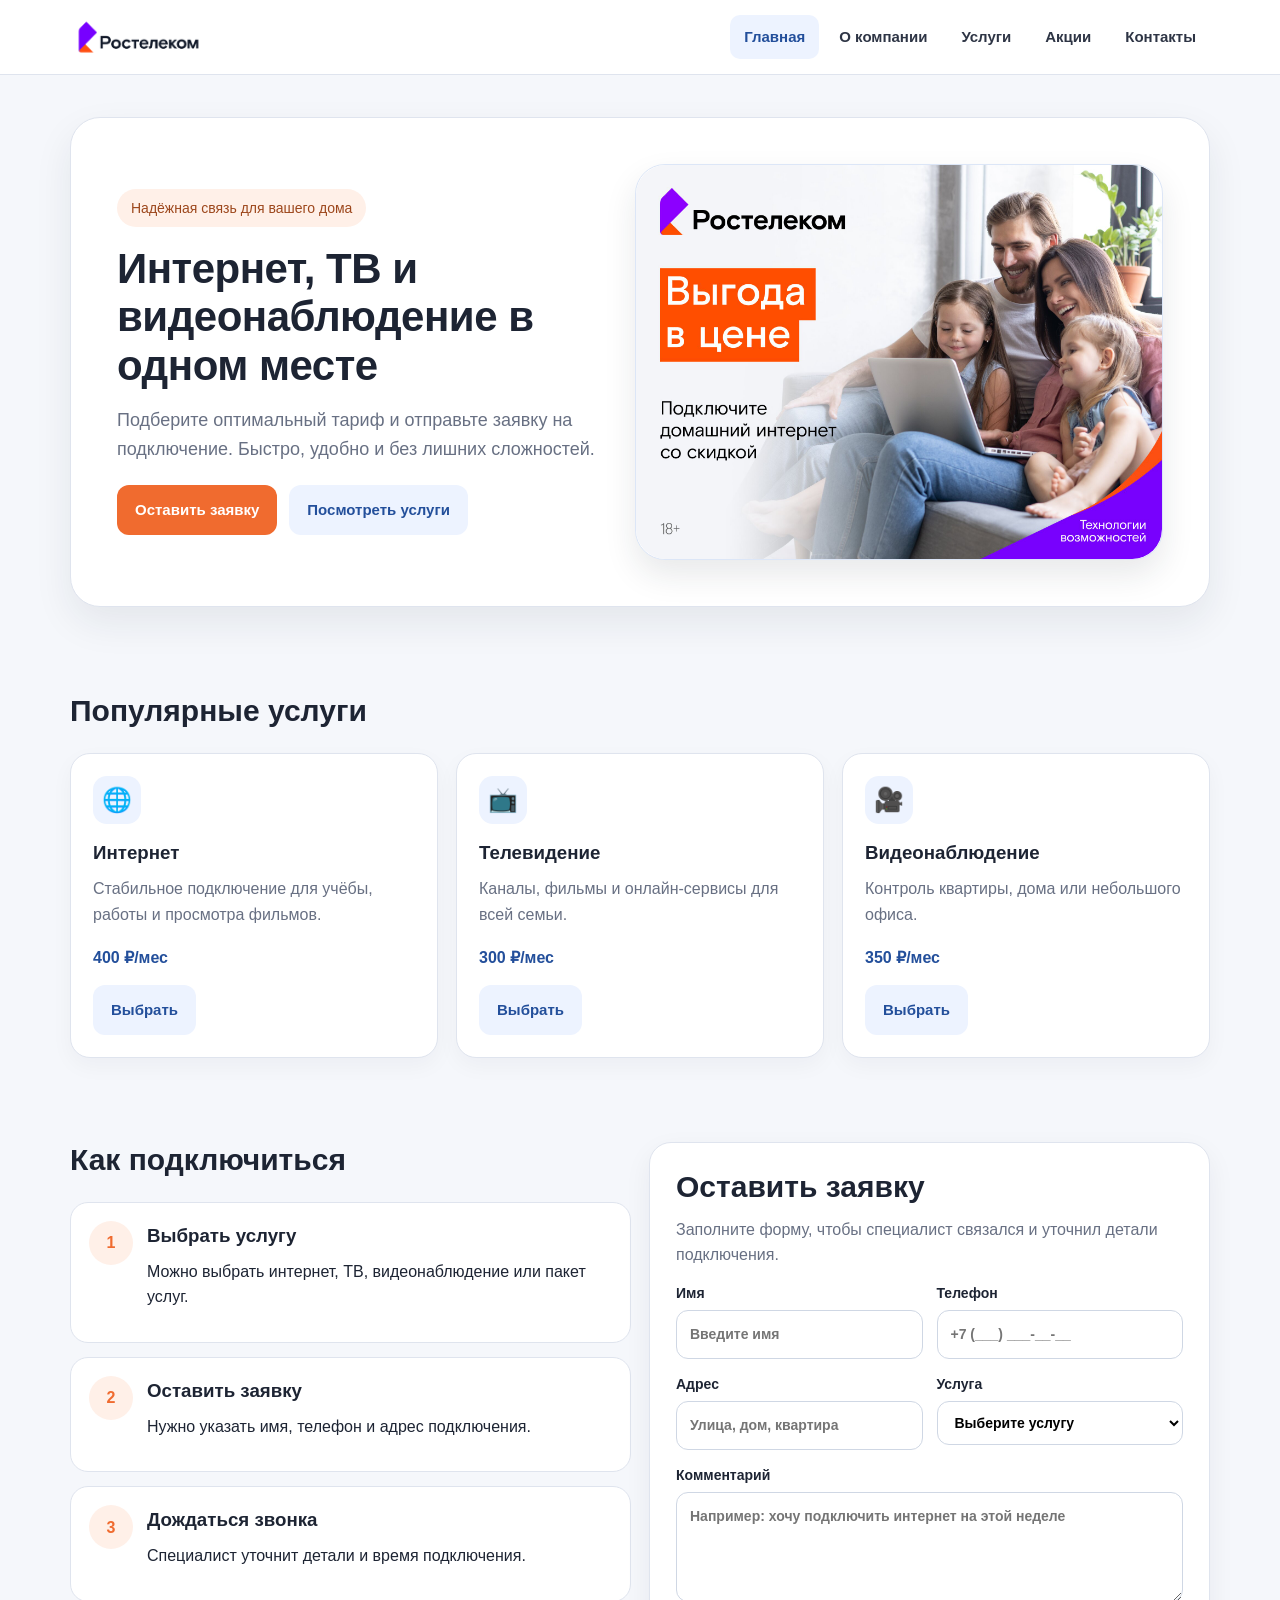
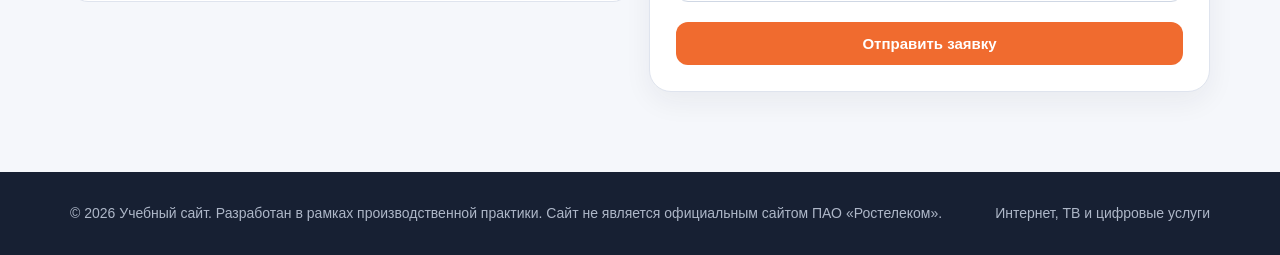
<file: index.html>
<!DOCTYPE html>
<html lang="ru">
<head>
    <meta charset="UTF-8">
    <meta name="viewport" content="width=device-width, initial-scale=1.0">
    <title>Ростелеком — главная</title>
    <link rel="stylesheet" href="style.css">
</head>
<body>
<header class="header">
    <div class="container header-inner">
        <a class="logo" href="index.html">
            <img class="logo-img" src="1.png" alt="Ростелеком">
        </a>

        <button class="menu-btn" type="button">Меню</button>

        <nav class="nav">
            <a href="index.html" class="active">Главная</a>
            <a href="about.html">О компании</a>
            <a href="services.html">Услуги</a>
            <a href="connect.html">Акции</a>
            <a href="contacts.html">Контакты</a>
        </nav>
    </div>
</header>
<main>
    <section class="hero">
        <div class="container">
            <div class="hero-box">
                <div class="hero-content">
                    <span class="badge">Надёжная связь для вашего дома</span>
                    <h1>Интернет, ТВ и видеонаблюдение в одном месте</h1>
                    <p class="lead">Подберите оптимальный тариф и отправьте заявку на подключение. Быстро, удобно и без лишних сложностей.</p>
                    <div class="actions">
                        <a class="btn btn-primary" href="#request">Оставить заявку</a>
                        <a class="btn btn-secondary" href="services.html">Посмотреть услуги</a>
                    </div>
                </div>

                <div class="hero-card">
                    <img src="2.jpg" alt="Услуги Ростелеком">
                </div>
            </div>
        </div>
    </section>

    <section class="section">
        <div class="container">
            <div class="section-title">
                <h2>Популярные услуги</h2>
            </div>

            <div class="grid-3">
                <div class="card service-card">
                    <div class="card-icon">🌐</div>
                    <h3>Интернет</h3>
                    <p>Стабильное подключение для учёбы, работы и просмотра фильмов.</p>
                    <div class="price"> 400 ₽/мес</div>
                   <a class="btn btn-secondary" href="index.html#request">Выбрать</a>
                </div>

                <div class="card service-card">
                    <div class="card-icon">📺</div>
                    <h3>Телевидение</h3>
                    <p>Каналы, фильмы и онлайн-сервисы для всей семьи.</p>
                    <div class="price"> 300 ₽/мес</div>
                   <a class="btn btn-secondary" href="index.html#request">Выбрать</a>
                </div>

                <div class="card service-card">
                    <div class="card-icon">🎥</div>
                    <h3>Видеонаблюдение</h3>
                    <p>Контроль квартиры, дома или небольшого офиса.</p>
                    <div class="price"> 350 ₽/мес</div>
                   <a class="btn btn-secondary" href="index.html#request">Выбрать</a>
                </div>
            </div>
        </div>
    </section>

    <section class="section" id="request">
        <div class="container grid-2">
            <div>
                <div class="section-title">
                    <h2>Как подключиться</h2>
                </div>

                <div class="steps">
                    <div class="step">
                        <div class="step-num">1</div>
                        <div><h3>Выбрать услугу</h3><p>Можно выбрать интернет, ТВ, видеонаблюдение или пакет услуг.</p></div>
                    </div>
                    <div class="step">
                        <div class="step-num">2</div>
                        <div><h3>Оставить заявку</h3><p>Нужно указать имя, телефон и адрес подключения.</p></div>
                    </div>
                    <div class="step">
                        <div class="step-num">3</div>
                        <div><h3>Дождаться звонка</h3><p>Специалист уточнит детали и время подключения.</p></div>
                    </div>
                </div>
            </div>

            <div class="form-card">
    <h2>Оставить заявку</h2>
    <p class="form-text">Заполните форму, чтобы специалист связался и уточнил детали подключения.</p>

    <form class="form">
        <div class="form-row">
            <label>
                Имя
                <input type="text" placeholder="Введите имя" required>
            </label>
            <label>
                Телефон
                <input type="tel" placeholder="+7 (___) ___-__-__" required>
            </label>
        </div>

        <div class="form-row">
            <label>
                Адрес
                <input type="text" placeholder="Улица, дом, квартира">
            </label>
            <label>
                Услуга
                <select id="service" required>
                    <option value="">Выберите услугу</option>
                    <option value="Интернет">Интернет</option>
                    <option value="Телевидение">Телевидение</option>
                    <option value="Видеонаблюдение">Видеонаблюдение</option>
                    <option value="Пакет услуг">Пакет услуг</option>
                </select>
            </label>
        </div>

        <label>
            Комментарий
            <textarea placeholder="Например: хочу подключить интернет на этой неделе"></textarea>
        </label>

        <button class="btn btn-primary" type="submit">Отправить заявку</button>
    </form>
<div id="successMessage" class="form-message">
    ✅ Ваша заявка успешно отправлена!
</div>
    <div class="form-message">Заявка отправлена. Специалист свяжется с вами для уточнения деталей.</div>
</div>
        </div>
    </section>
</main>
<footer class="footer">
    <div class="container footer-inner">
        <div>
            <div class="small">© 2026 Учебный сайт. Разработан в рамках производственной практики. Сайт не является официальным сайтом ПАО «Ростелеком».</div>
        </div>
        <div class="small">Интернет, ТВ и цифровые услуги</div>
    </div>
</footer>
<script src="script.js"></script>
</body>
</html>
</file>
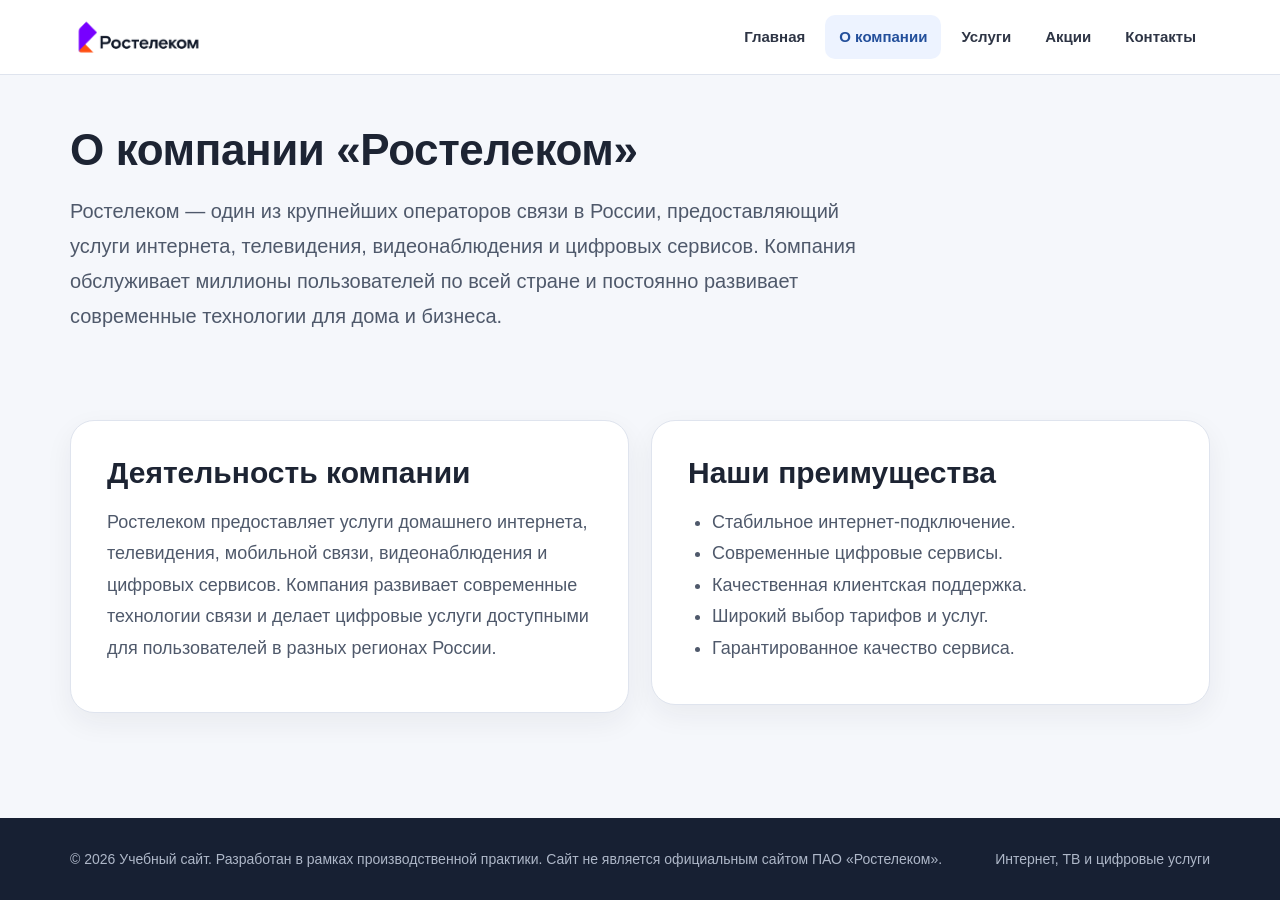
<file: about.html>
<!DOCTYPE html>
<html lang="ru">
<head>
    <meta charset="UTF-8">
    <meta name="viewport" content="width=device-width, initial-scale=1.0">
    <title>О компании</title>
    <link rel="stylesheet" href="style.css">
</head>
<body class="about-page">
<header class="header">
    <div class="container header-inner">
        <a class="logo" href="index.html">
            <img class="logo-img" src="1.png" alt="Ростелеком">
        </a>

        <button class="menu-btn" type="button">Меню</button>

        <nav class="nav">
            <a href="index.html">Главная</a>
            <a href="about.html" class="active">О компании</a>
            <a href="services.html">Услуги</a>
            <a href="connect.html">Акции</a>
            <a href="contacts.html">Контакты</a>
        </nav>
    </div>
</header>
<main>
    <section class="page-head">
        <div class="container">
            <h1>О компании «Ростелеком»</h1>
            <p class="lead">Ростелеком — один из крупнейших операторов связи в России, предоставляющий услуги интернета, телевидения, видеонаблюдения и цифровых сервисов. Компания обслуживает миллионы пользователей по всей стране и постоянно развивает современные технологии для дома и бизнеса.</p>
        </div>
    </section>

    <section class="section">
        <div class="container grid-2">
            <div class="info-box">
                <h2>Деятельность компании</h2>
                <p>Ростелеком предоставляет услуги домашнего интернета, телевидения, мобильной связи, видеонаблюдения и цифровых сервисов. Компания развивает современные технологии связи и делает цифровые услуги доступными для пользователей в разных регионах России.</p>
               
            </div>
            <div class="info-box">
                <h2>Наши преимущества</h2>
                <ul class="list">
                    <li>Стабильное интернет-подключение.</li>
                    <li>Современные цифровые сервисы.</li>
                    <li>Качественная клиентская поддержка.</li>
                    <li>Широкий выбор тарифов и услуг.</li>
                    <li>Гарантированное качество сервиса.</li>
                </ul>
            </div>
        </div>
    </section>
</main>
<footer class="footer">
    <div class="container footer-inner">
        <div>
            <div class="small">© 2026 Учебный сайт. Разработан в рамках производственной практики. Сайт не является официальным сайтом ПАО «Ростелеком».</div>
        </div>
        <div class="small">Интернет, ТВ и цифровые услуги</div>
    </div>
</footer>
<script src="script.js"></script>
</body>
</html>
</file>
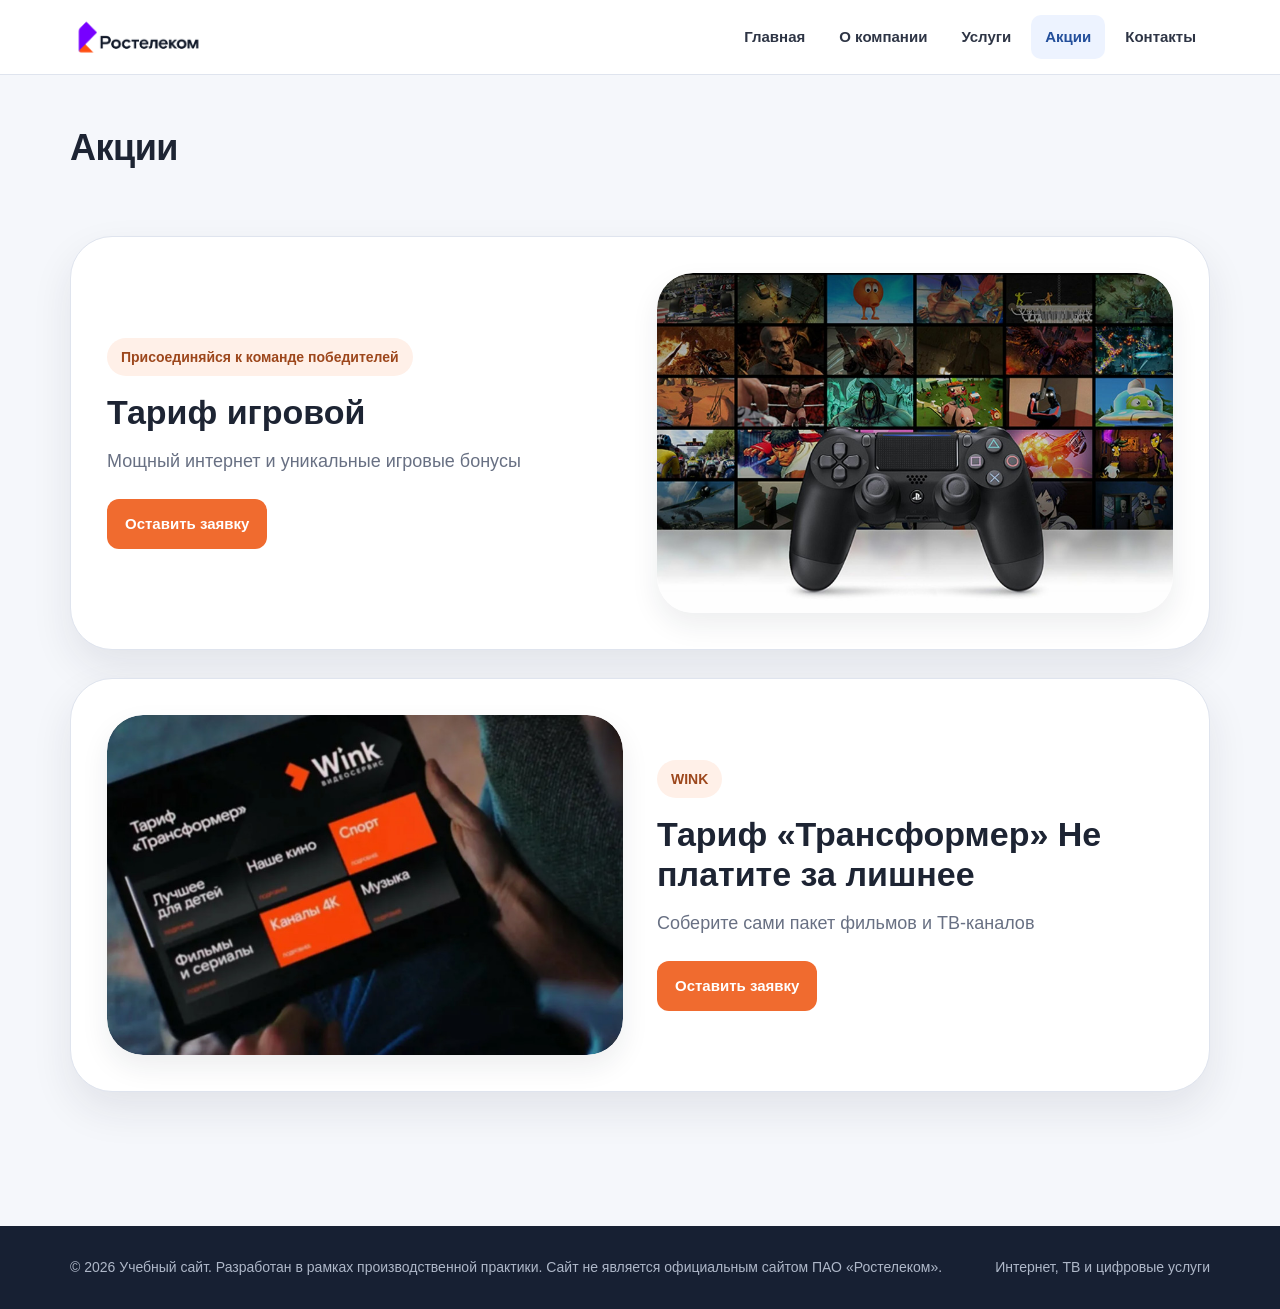
<file: connect.html>
<!DOCTYPE html><html lang="ru"><head><meta charset="UTF-8"><meta name="viewport" content="width=device-width, initial-scale=1.0"><title>Акции — Ростелеком</title><link rel="stylesheet" href="style.css"></head><body>
<header class="header">
    <div class="container header-inner">
        <a class="logo" href="index.html">
            <img class="logo-img" src="1.png" alt="Ростелеком">
        </a>

        <button class="menu-btn" type="button">Меню</button>

        <nav class="nav">
            <a href="index.html">Главная</a>
            <a href="about.html">О компании</a>
            <a href="services.html">Услуги</a>
            <a href="connect.html" class="active">Акции</a>
            <a href="contacts.html">Контакты</a>
        </nav>
    </div>
</header>

<main class="actions-page">
    <section class="page-head">
        <div class="container">
            <h1>Акции</h1>
            
        </div>
    </section>

    <section class="section">
        <div class="container actions-list">

            <div class="action-banner">
                <div class="action-text">
                    <span class="action-badge">Присоединяйся к команде победителей</span>
                    <h2>Тариф игровой</h2>
                    <p>Мощный интернет и уникальные игровые бонусы</p>
                    <a class="btn btn-primary" href="contacts.html">Оставить заявку</a>
                </div>
                <div class="action-image">
                    <img src="4.png" alt="Акция Ростелеком">
                </div>
            </div>

            <div class="action-banner">
                <div class="action-text">
                    <span class="action-badge">WINK</span>
                    <h2>Тариф «Трансформер»
Не платите за лишнее</h2>
                    <p>Соберите сами пакет фильмов и ТВ-каналов</p>
                    <a class="btn btn-primary" href="contacts.html">Оставить заявку</a>
                </div>
                <div class="action-image">
                    <img src="8.png" alt="Цифровые услуги Ростелеком">
                </div>
            </div>

        </div>
    </section>
</main>

<footer class="footer">
    <div class="container footer-inner">
        <div>
<div class="small">© 2026 Учебный сайт. Разработан в рамках производственной практики. Сайт не является официальным сайтом ПАО «Ростелеком».</div>
        </div>
        <div class="small">Интернет, ТВ и цифровые услуги</div>
    </div>
</footer>
<script src="script.js"></script>
</body>
</html>
</file>
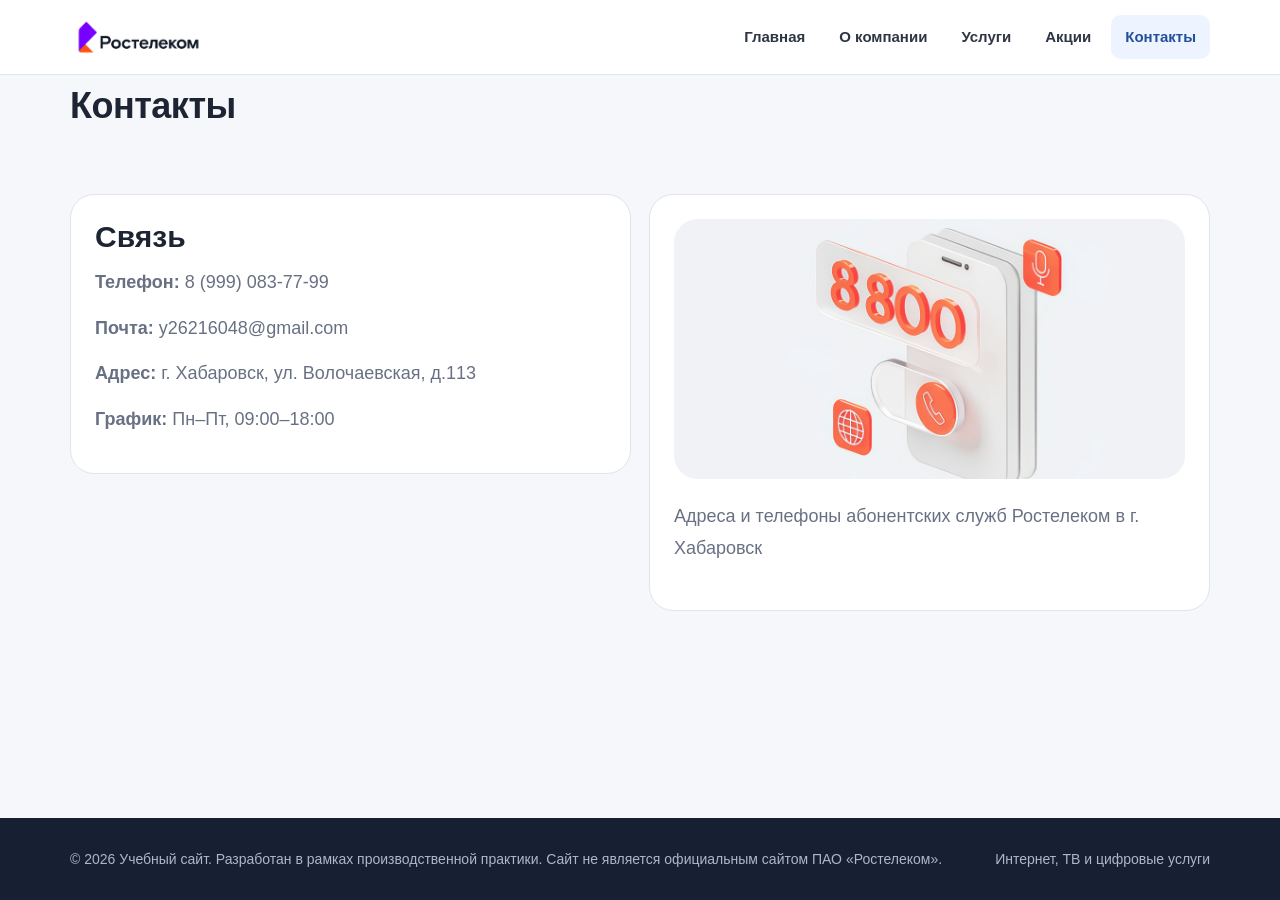
<file: contacts.html>
<!DOCTYPE html>
<html lang="ru">
<head>
    <meta charset="UTF-8">
    <meta name="viewport" content="width=device-width, initial-scale=1.0">
    <title>Контакты</title>
    <link rel="stylesheet" href="style.css">
</head>
<body>
<header class="header">
    <div class="container header-inner">
        <a class="logo" href="index.html">
            <img class="logo-img" src="1.png" alt="Ростелеком">
        </a>

        <button class="menu-btn" type="button">Меню</button>

        <nav class="nav">
            <a href="index.html">Главная</a>
            <a href="about.html">О компании</a>
            <a href="services.html">Услуги</a>
            <a href="connect.html">Акции</a>
            <a href="contacts.html" class="active">Контакты</a>
        </nav>
    </div>
</header>
<main>
    <section class="page-head">
        <div class="container">
            <h1>Контакты</h1>
        </div>
    </section>

    <section class="section">
        <div class="container grid-2">
            <div class="info-box">
                <h2>Связь</h2>
                <p><b>Телефон:</b> 8 (999) 083-77-99</p>
                <p><b>Почта:</b> y26216048@gmail.com</p>
                <p><b>Адрес:</b>  г. Хабаровск, ул. Волочаевская, д.113</p>
                <p><b>График:</b> Пн–Пт, 09:00–18:00</p>
            </div>

            <div class="info-box">
                <img src="9.png" alt="Заявка на подключение"
                     style="width:100%; height:260px; object-fit:cover; border-radius:24px; display:block; margin-bottom:22px;">

                <p>Адреса и телефоны абонентских служб Ростелеком в г. Хабаровск</p>
                <div class="actions">
                </div>
            </div>
        </div>
    </section>
</main>
<footer class="footer">
    <div class="container footer-inner">
        <div>
<div class="small">© 2026 Учебный сайт. Разработан в рамках производственной практики. Сайт не является официальным сайтом ПАО «Ростелеком».</div>
        </div>
        <div class="small">Интернет, ТВ и цифровые услуги</div>
    </div>
</footer>
<script src="script.js"></script>
</body>
</html>
</file>
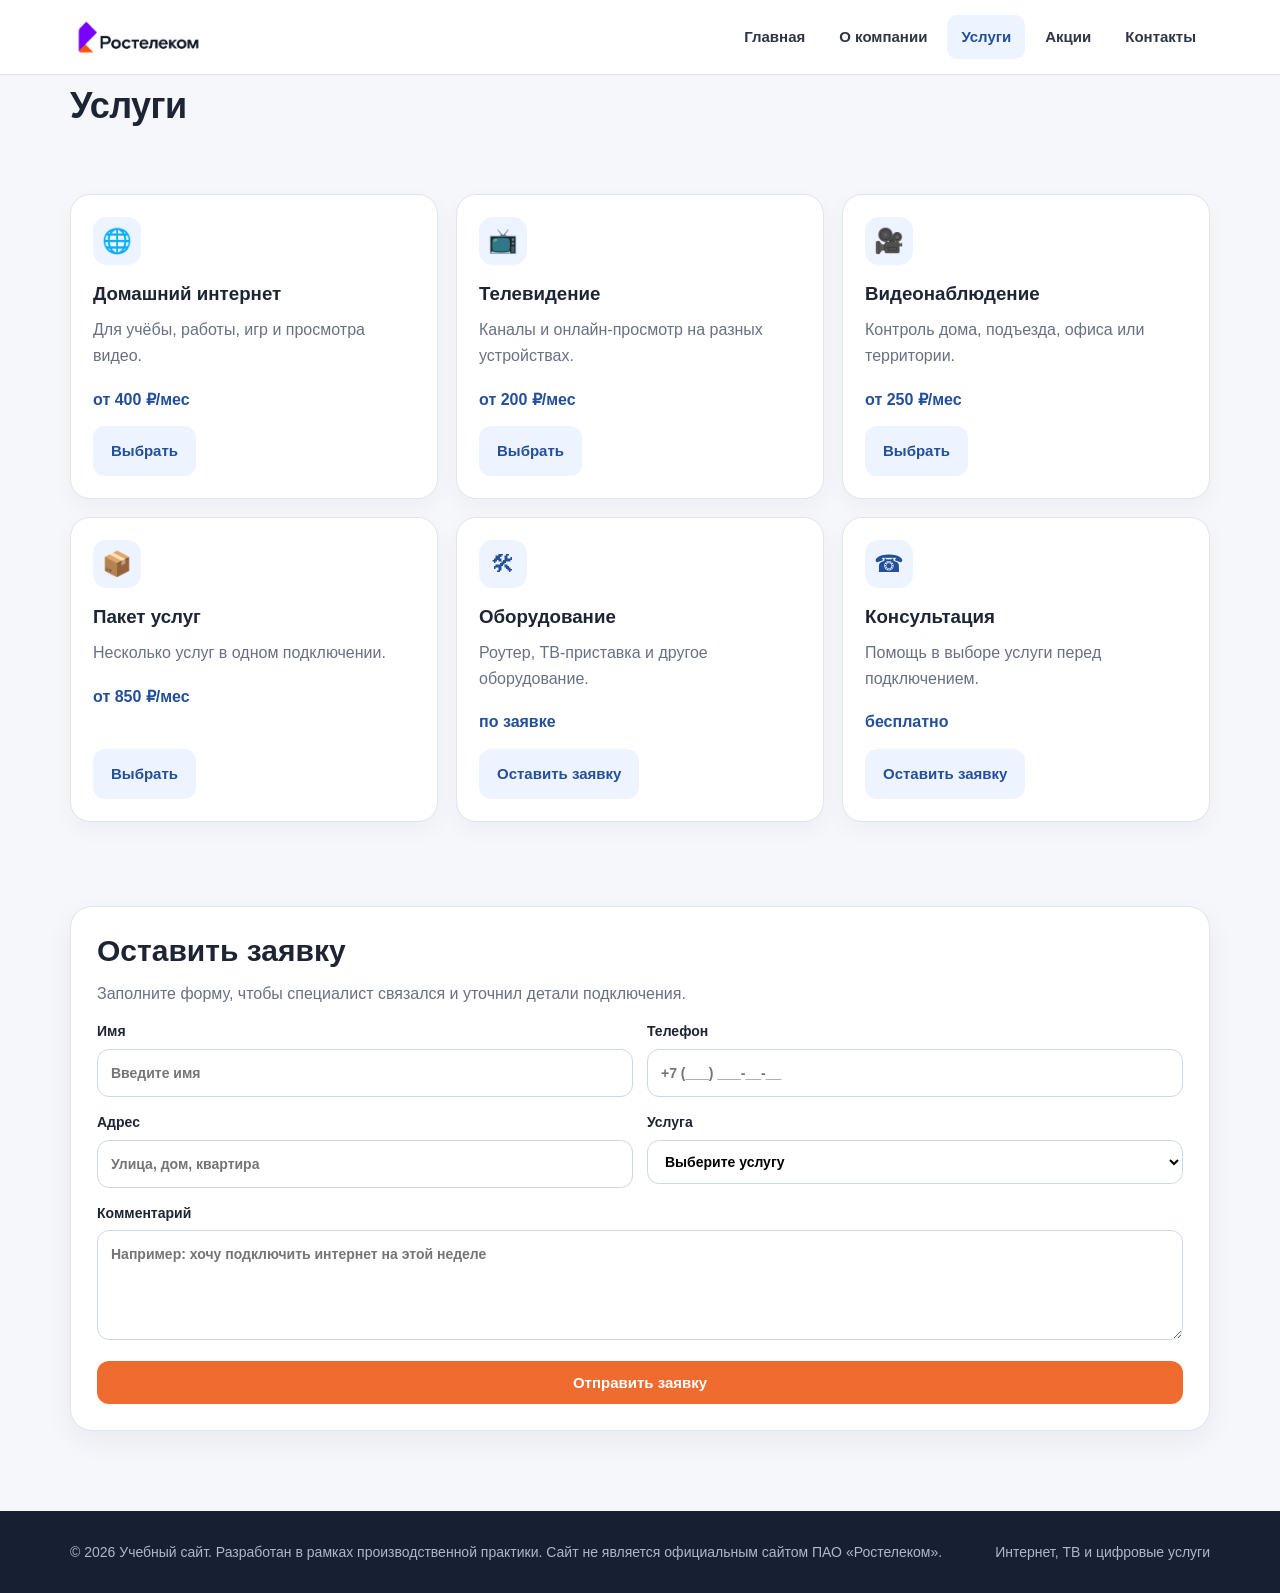
<file: services.html>
<!DOCTYPE html>
<html lang="ru">
<head>
    <meta charset="UTF-8">
    <meta name="viewport" content="width=device-width, initial-scale=1.0">
    <title>Услуги</title>
    <link rel="stylesheet" href="style.css">
</head>
<body>
<header class="header">
    <div class="container header-inner">
        <a class="logo" href="index.html">
            <img class="logo-img" src="1.png" alt="Ростелеком">
        </a>

        <button class="menu-btn" type="button">Меню</button>

        <nav class="nav">
            <a href="index.html">Главная</a>
            <a href="about.html">О компании</a>
            <a href="services.html" class="active">Услуги</a>
            <a href="connect.html">Акции</a>
            <a href="contacts.html">Контакты</a>
        </nav>
    </div>
</header>
<main>
    <section class="page-head">
        <div class="container">
            <h1>Услуги</h1>
        </div>
    </section>

    <section class="section">
        <div class="container grid-3">
            <div class="card service-card">
                <div class="card-icon">🌐</div>
                <h3>Домашний интернет</h3>
                <p>Для учёбы, работы, игр и просмотра видео.</p>
                <div class="price">от 400 ₽/мес</div>
                   <a class="btn btn-secondary" href="index.html#request">Выбрать</a>
            </div>
            <div class="card service-card">
                <div class="card-icon">📺</div>
                <h3>Телевидение</h3>
                <p>Каналы и онлайн-просмотр на разных устройствах.</p>
                <div class="price">от 200 ₽/мес</div>
                   <a class="btn btn-secondary" href="index.html#request">Выбрать</a>
            </div>
            <div class="card service-card">
                <div class="card-icon">🎥</div>
                <h3>Видеонаблюдение</h3>
                <p>Контроль дома, подъезда, офиса или территории.</p>
                <div class="price">от 250 ₽/мес</div>
                   <a class="btn btn-secondary" href="index.html#request">Выбрать</a>
            </div>
            <div class="card service-card">
                <div class="card-icon">📦</div>
                <h3>Пакет услуг</h3>
                <p>Несколько услуг в одном подключении.</p>
                <div class="price">от 850 ₽/мес</div>
                                 <a class="btn btn-secondary" href="index.html#request">Выбрать</a>
            </div>
            <div class="card service-card">
                <div class="card-icon">🛠</div>
                <h3>Оборудование</h3>
                <p>Роутер, ТВ-приставка и другое оборудование.</p>
                <div class="price">по заявке</div>
                <a class="btn btn-secondary" href="index.html#request">Оставить заявку</a>
            </div>
            <div class="card service-card">
                <div class="card-icon">☎</div>
                <h3>Консультация</h3>
                <p>Помощь в выборе услуги перед подключением.</p>
                <div class="price">бесплатно</div>
                <a class="btn btn-secondary" href="index.html#request">Оставить заявку</a>
            </div>
        </div>
    </section>

    <section class="section" id="request">
        <div class="container">
            <div class="form-card">
    <h2>Оставить заявку</h2>
    <p class="form-text">Заполните форму, чтобы специалист связался и уточнил детали подключения.</p>

    <form class="form">
        <div class="form-row">
            <label>
                Имя
                <input type="text" placeholder="Введите имя" required>
            </label>
            <label>
                Телефон
                <input type="tel" placeholder="+7 (___) ___-__-__" required>
            </label>
        </div>

        <div class="form-row">
            <label>
                Адрес
                <input type="text" placeholder="Улица, дом, квартира">
            </label>
            <label>
                Услуга
                <select id="service" required>
                    <option value="">Выберите услугу</option>
                    <option value="Интернет">Интернет</option>
                    <option value="Телевидение">Телевидение</option>
                    <option value="Видеонаблюдение">Видеонаблюдение</option>
                    <option value="Пакет услуг">Пакет услуг</option>
                </select>
            </label>
        </div>

        <label>
            Комментарий
            <textarea placeholder="Например: хочу подключить интернет на этой неделе"></textarea>
        </label>

        <button class="btn btn-primary" type="submit">Отправить заявку</button>
    </form>

    <div class="form-message">Заявка отправлена. Специалист свяжется с вами для уточнения деталей.</div>
</div>
        </div>
    </section>
</main>
<footer class="footer">
    <div class="container footer-inner">
        <div>
<div class="small">© 2026 Учебный сайт. Разработан в рамках производственной практики. Сайт не является официальным сайтом ПАО «Ростелеком».</div>
        </div>
        <div class="small">Интернет, ТВ и цифровые услуги</div>
    </div>
</footer>
<script src="script.js"></script>
</body>
</html>
</file>
<file: style.css>
* {
    box-sizing: border-box;
}

:root {
    --blue: #234f9b;
    --blue-dark: #17366c;
    --orange: #f06b2f;
    --bg: #f5f7fb;
    --text: #1d2433;
    --muted: #687083;
    --card: #ffffff;
    --line: #dfe4ee;
}

html {
    scroll-behavior: smooth;
    min-height: 100%;
}

body {
    margin: 0;
    min-height: 100vh;
    font-family: Arial, Helvetica, sans-serif;
    background: var(--bg);
    color: var(--text);
    line-height: 1.6;
    display: flex;
    flex-direction: column;
}

main {
    flex: 1;
}

a {
    text-decoration: none;
    color: inherit;
}

.container {
    width: min(1140px, 92%);
    margin: 0 auto;
}

/* HEADER */
.header {
    background: #ffffff;
    border-bottom: 1px solid var(--line);
    position: sticky;
    top: 0;
    z-index: 10;
}

.header-inner {
    min-height: 74px;
    display: flex;
    align-items: center;
    justify-content: space-between;
    gap: 22px;
}

.logo {
    display: flex;
    align-items: center;
    gap: 14px;
    font-weight: 700;
    font-size: 22px;
    color: var(--blue);
}

.logo-img {
    height: 48px;
    width: auto;
    display: block;
}

.nav {
    display: flex;
    align-items: center;
    gap: 6px;
}

.nav a {
    padding: 10px 14px;
    border-radius: 10px;
    font-size: 15px;
    font-weight: 700;
    color: #2e3545;
}

.nav a:hover,
.nav a.active {
    background: #edf3ff;
    color: var(--blue);
}

.menu-btn {
    display: none;
    border: 0;
    background: #edf3ff;
    color: var(--blue);
    padding: 10px 14px;
    border-radius: 10px;
    font-size: 15px;
    font-weight: 700;
    cursor: pointer;
}

/* HERO */
.hero {
    padding: 42px 0 44px;
}

.hero-box {
    background: #ffffff;
    border: 1px solid var(--line);
    border-radius: 30px;
    padding: 46px;
    min-height: 430px;
    display: grid;
    grid-template-columns: 0.95fr 1.05fr;
    gap: 40px;
    align-items: center;
    box-shadow: 0 16px 38px rgba(29, 36, 51, 0.08);
}

.hero-content {
    max-width: 520px;
}

.badge {
    display: inline-flex;
    padding: 8px 14px;
    border-radius: 999px;
    background: #fff0e8;
    color: #9d471c;
    font-size: 14px;
    margin-bottom: 18px;
}

h1 {
    margin: 0 0 16px;
    font-size: 42px;
    line-height: 1.15;
    letter-spacing: -0.5px;
}

h2 {
    margin: 0 0 12px;
    font-size: 30px;
    line-height: 1.2;
}

h3 {
    margin: 0 0 8px;
}

p {
    margin: 0 0 14px;
}

.lead {
    color: var(--muted);
    font-size: 18px;
    max-width: 640px;
}

.actions {
    display: flex;
    gap: 12px;
    flex-wrap: wrap;
    margin-top: 22px;
}

.btn {
    display: inline-flex;
    align-items: center;
    justify-content: center;
    border: 0;
    padding: 13px 18px;
    border-radius: 12px;
    font-size: 15px;
    font-weight: 700;
    cursor: pointer;
    transition: 0.2s;
}

.btn-primary {
    background: var(--orange);
    color: #ffffff;
}

.btn-primary:hover {
    background: #d95c26;
}

.btn-secondary {
    background: #edf3ff;
    color: var(--blue);
}

.btn-secondary:hover {
    background: #dfeaff;
}

/* КАРТИНКА СПРАВА НА ГЛАВНОЙ */
.hero-card {
    width: 100%;
    max-width: 540px;
    aspect-ratio: 4 / 3;
    justify-self: end;
    border-radius: 30px;
    background: #ffffff;
    border: 1px solid #dce6f7;
    padding: 0;
    overflow: hidden;
    box-shadow: 0 15px 32px rgba(29, 36, 51, 0.10);
}

.hero-card img {
    width: 100%;
    height: 100%;
    object-fit: cover;
    object-position: center;
    display: block;
    border-radius: 30px;
}

/* Старые нарисованные элементы, если остались в HTML */
.wifi,
.device,
.phone,
.signal {
    display: none;
}

/* SECTIONS */
.section {
    padding: 42px 0;
}

.section-title {
    max-width: 720px;
    margin-bottom: 24px;
}

.section-title p,
.form-text {
    color: var(--muted);
}

.grid-3 {
    display: grid;
    grid-template-columns: repeat(3, 1fr);
    gap: 18px;
}

.grid-2 {
    display: grid;
    grid-template-columns: repeat(2, 1fr);
    gap: 18px;
    align-items: start;
}

.card {
    background: var(--card);
    border: 1px solid var(--line);
    border-radius: 20px;
    padding: 22px;
    box-shadow: 0 8px 22px rgba(29, 36, 51, 0.04);
}

.card p {
    color: var(--muted);
}

.card-icon {
    width: 48px;
    height: 48px;
    border-radius: 14px;
    background: #edf3ff;
    color: var(--blue);
    display: flex;
    align-items: center;
    justify-content: center;
    font-size: 24px;
    margin-bottom: 14px;
}

.service-card {
    display: flex;
    flex-direction: column;
    min-height: 235px;
}

.service-card .btn {
    margin-top: auto;
    width: max-content;
}

.price {
    font-weight: 700;
    color: var(--blue);
    margin: 4px 0 14px;
}

.steps {
    display: grid;
    gap: 14px;
}

.step {
    background: #ffffff;
    border: 1px solid var(--line);
    border-radius: 18px;
    padding: 18px;
    display: grid;
    grid-template-columns: 44px 1fr;
    gap: 14px;
}

.step-num {
    width: 44px;
    height: 44px;
    border-radius: 50%;
    background: #fff0e8;
    color: var(--orange);
    display: flex;
    align-items: center;
    justify-content: center;
    font-weight: 800;
}

/* FORM */
.form-card {
    background: #ffffff;
    border: 1px solid var(--line);
    border-radius: 22px;
    padding: 26px;
    box-shadow: 0 10px 28px rgba(29, 36, 51, 0.06);
}

.form {
    display: grid;
    gap: 14px;
}

.form-row {
    display: grid;
    grid-template-columns: repeat(2, 1fr);
    gap: 14px;
}

.form label {
    display: block;
    font-weight: 700;
    font-size: 14px;
}

.form input,
.form select,
.form textarea {
    margin-top: 6px;
    width: 100%;
    border: 1px solid #cfd7e4;
    border-radius: 12px;
    padding: 12px 13px;
    font: inherit;
    background: #ffffff;
}

.form textarea {
    min-height: 110px;
    resize: vertical;
}

.form-message {
    display: none;
    background: #edf8f0;
    color: #256236;
    border: 1px solid #bfe3c8;
    padding: 12px;
    border-radius: 12px;
    margin-top: 12px;
}

/* PAGES */
.page-head {
    padding: 10px 0 10px;
}

.page-head h1 {
    font-size: 36px;
}

.info-box {
    background: #ffffff;
    border: 1px solid var(--line);
    border-radius: 24px;
    padding: 24px;
    align-self: start;
}

.info-box p,
.info-box li {
    color: var(--muted);
    font-size: 17px;
    line-height: 1.7;
}

.list {
    margin: 10px 0 0;
    padding-left: 20px;
}

/* FOOTER */
.footer {
    margin-top: 38px;
    background: #172033;
    color: #d6deea;
    padding: 30px 0;
}

.footer-inner {
    display: flex;
    justify-content: space-between;
    gap: 18px;
    flex-wrap: wrap;
}

.footer b {
    color: #ffffff;
}

.small {
    color: #aeb7c8;
    font-size: 14px;
}

/* RESPONSIVE */
@media (max-width: 880px) {
    .menu-btn {
        display: inline-flex;
    }

    .nav {
        display: none;
        position: fixed;
        top: 74px;
        left: 4%;
        right: 4%;
        z-index: 9999;
        flex-direction: column;
        align-items: stretch;
        background: #ffffff;
        border: 1px solid var(--line);
        border-radius: 16px;
        padding: 10px;
        box-shadow: 0 15px 35px rgba(29, 36, 51, 0.13);
    }

    .nav.show {
        display: flex !important;
    }

    .nav a {
        padding: 12px;
    }

    .page-head {
        padding: 18px 0 10px;
    }

    .page-head h1 {
        font-size: 32px;
        text-align: left;
    }

    .section {
        padding: 24px 0;
    }

    .hero-box,
    .grid-2,
    .grid-3 {
        grid-template-columns: 1fr;
    }

    .grid-2 {
        gap: 18px;
        align-items: start;
    }

    .hero-box {
        padding: 30px;
        min-height: auto;
        gap: 26px;
    }

    .hero-card {
        max-width: 100%;
        justify-self: stretch;
    }

    .info-box {
        padding: 22px;
        border-radius: 22px;
        align-self: start;
    }

    .info-box h2 {
        font-size: 26px;
    }

    .info-box p,
    .info-box li {
        font-size: 16px;
        line-height: 1.6;
    }

    h1 {
        font-size: 32px;
    }

    .form-row {
        grid-template-columns: 1fr;
    }

    .footer-inner {
        gap: 14px;
        text-align: center;
        justify-content: center;
    }
}

@media (max-width: 520px) {
    .hero {
        padding-top: 28px;
    }

    .hero-box {
        padding: 22px;
        border-radius: 24px;
    }

    .actions {
        flex-direction: column;
    }

    .btn {
        width: 100%;
    }

    .logo-img {
        height: 40px;
    }

    .hero-card {
        border-radius: 22px;
    }

    .hero-card img {
        border-radius: 22px;
    }

    .container {
        width: 92%;
    }

    .page-head h1 {
        font-size: 28px;
    }

    .info-box {
        padding: 20px;
        border-radius: 20px;
    }
}
.info-box p,
.info-box li {
    color: var(--muted);
    font-size: 18px;
    line-height: 1.75;
}

/* ABOUT PAGE FONT FIX - only about.html */
.about-page .page-head {
    padding: 50px 0 30px;
}

.about-page .page-head h1 {
    font-size: 44px;
    line-height: 1.15;
    margin-bottom: 18px;
    letter-spacing: -0.4px;
}

.about-page .page-head .lead {
    font-size: 20px;
    line-height: 1.75;
    max-width: 820px;
    color: #4f596b;
}

.about-page .grid-2 {
    gap: 22px;
    align-items: stretch;
}

.about-page .info-box {
    padding: 34px 36px;
    min-height: 285px;
    border-radius: 24px;
    box-shadow: 0 10px 28px rgba(29, 36, 51, 0.06);
}

.about-page .info-box h2 {
    font-size: 30px;
    line-height: 1.2;
    margin-bottom: 16px;
}

.about-page .info-box p,
.about-page .info-box li {
    font-size: 18px;
    line-height: 1.75;
    color: #4f596b;
}

.about-page .list {
    padding-left: 24px;
}

@media (max-width: 880px) {
    .about-page .page-head h1 {
        font-size: 34px;
    }

    .about-page .page-head .lead,
    .about-page .info-box p,
    .about-page .info-box li {
        font-size: 17px;
    }

    .about-page .info-box h2 {
        font-size: 26px;
    }

    .about-page .info-box {
        min-height: auto;
    }
}

/* PROMO PAGE */
.promo-head {
    padding-bottom: 8px;
}

.promo-head h1 {
    font-size: 42px;
    margin-bottom: 14px;
}

.promo-section {
    padding-top: 22px;
}

.promo-list {
    display: grid;
    gap: 28px;
}

.promo-offer {
    background: #ffffff;
    border: 1px solid var(--line);
    border-radius: 30px;
    padding: 34px;
    min-height: 360px;
    display: grid;
    grid-template-columns: 1fr 1fr;
    gap: 34px;
    align-items: center;
    box-shadow: 0 16px 38px rgba(29, 36, 51, 0.08);
    overflow: hidden;
}

.promo-offer-reverse .promo-offer-text {
    order: 2;
}

.promo-offer-reverse .promo-offer-image {
    order: 1;
}

.promo-label {
    display: inline-flex;
    padding: 8px 14px;
    border-radius: 999px;
    background: #fff0e8;
    color: #9d471c;
    font-size: 14px;
    font-weight: 700;
    margin-bottom: 18px;
}

.promo-offer h2 {
    margin: 0 0 16px;
    font-size: 38px;
    line-height: 1.15;
}

.promo-offer p {
    margin: 0;
    color: var(--muted);
    font-size: 18px;
    line-height: 1.7;
    max-width: 560px;
}

.promo-offer-image {
    height: 280px;
    border-radius: 26px;
    overflow: hidden;
    background: #edf3ff;
    box-shadow: 0 12px 28px rgba(29, 36, 51, 0.10);
}

.promo-offer-image img {
    width: 100%;
    height: 100%;
    object-fit: cover;
    object-position: center;
    display: block;
}

@media (max-width: 880px) {
    .promo-offer,
    .promo-offer-reverse {
        grid-template-columns: 1fr;
        padding: 28px;
    }

    .promo-offer-reverse .promo-offer-text,
    .promo-offer-reverse .promo-offer-image {
        order: initial;
    }

    .promo-offer h2 {
        font-size: 32px;
    }

    .promo-offer-image {
        height: 260px;
    }
}

@media (max-width: 520px) {
    .promo-head h1 {
        font-size: 34px;
    }

    .promo-offer {
        padding: 22px;
        border-radius: 24px;
    }

    .promo-offer h2 {
        font-size: 28px;
    }

    .promo-offer p {
        font-size: 16px;
    }

    .promo-offer-image {
        height: 220px;
        border-radius: 22px;
    }
}

/* ===== Красивые акции: круглые баннеры, текст + фото ===== */
.actions-page {
    padding: 42px 0 54px;
}

.actions-list {
    display: grid;
    gap: 28px;
}

.action-banner {
    background: #ffffff;
    border: 1px solid var(--line);
    border-radius: 42px;
    padding: 36px;
    display: grid;
    grid-template-columns: 1fr 1fr;
    gap: 34px;
    align-items: center;
    box-shadow: 0 18px 42px rgba(29, 36, 51, 0.09);
    overflow: hidden;
}

.action-banner:nth-child(even) .action-image {
    order: -1;
}

.action-text h2 {
    font-size: 34px;
    line-height: 1.18;
    margin: 0 0 14px;
    color: var(--text);
}

.action-text p {
    font-size: 18px;
    line-height: 1.7;
    color: var(--muted);
    margin: 0 0 22px;
}

.action-badge {
    display: inline-flex;
    padding: 8px 14px;
    border-radius: 999px;
    background: #fff0e8;
    color: #9d471c;
    font-size: 14px;
    font-weight: 700;
    margin-bottom: 16px;
}

.action-image {
    width: 100%;
    height: 340px;
    border-radius: 36px;
    background: #f5f7fb;
    border: 1px solid #e4e9f3;
    overflow: hidden;
    box-shadow: 0 12px 28px rgba(29, 36, 51, 0.08);
}

.action-image img {
    width: 100%;
    height: 100%;
    object-fit: contain;
    object-position: center;
    display: block;
    border-radius: 36px;
    background: #ffffff;
}

/* Если на странице акций использованы старые классы hero-card внутри баннеров */
.action-banner .hero-card,
.actions-page .hero-card {
    width: 100%;
    height: 340px;
    max-width: none;
    border-radius: 36px;
    padding: 0;
    overflow: hidden;
    background: #ffffff;
}

.action-banner .hero-card img,
.actions-page .hero-card img {
    width: 100%;
    height: 100%;
    object-fit: contain;
    object-position: center;
    display: block;
    border-radius: 36px;
    background: #ffffff;
}

@media (max-width: 880px) {
    .action-banner {
        grid-template-columns: 1fr;
        padding: 26px;
        border-radius: 32px;
    }

    .action-banner:nth-child(even) .action-image {
        order: 0;
    }

    .action-text h2 {
        font-size: 28px;
    }

    .action-image,
    .action-banner .hero-card,
    .actions-page .hero-card {
        height: 280px;
        border-radius: 28px;
    }

    .action-image img,
    .action-banner .hero-card img,
    .actions-page .hero-card img {
        border-radius: 28px;
    }
}

@media (max-width: 520px) {
    .action-banner {
        padding: 20px;
        border-radius: 26px;
    }

    .action-text h2 {
        font-size: 24px;
    }

    .action-text p {
        font-size: 16px;
    }

    .action-image,
    .action-banner .hero-card,
    .actions-page .hero-card {
        height: 220px;
        border-radius: 22px;
    }

    .action-image img,
    .action-banner .hero-card img,
    .actions-page .hero-card img {
        border-radius: 22px;
    }
}

/* ===== Исправление картинок в разделе Акции ===== */
.action-image {
    width: 100%;
    height: 340px;
    border-radius: 36px;
    background: #f5f7fb;
    border: 1px solid #e4e9f3;
    overflow: hidden;
    padding: 18px;
    display: flex;
    align-items: center;
    justify-content: center;
    box-shadow: 0 12px 28px rgba(29, 36, 51, 0.08);
}

.action-image img {
    max-width: 100%;
    max-height: 100%;
    width: auto;
    height: auto;
    object-fit: contain;
    object-position: center;
    display: block;
    border-radius: 24px;
}

@media (max-width: 880px) {
    .action-image {
        height: 280px;
        border-radius: 28px;
        padding: 14px;
    }

    .action-image img {
        border-radius: 20px;
    }
}

@media (max-width: 520px) {
    .action-image {
        height: 230px;
        border-radius: 22px;
        padding: 10px;
    }

    .action-image img {
        border-radius: 18px;
    }
}

/* ===== Акции: картинка заполняет весь квадрат ===== */
.action-image {
    width: 100%;
    height: 340px;
    border-radius: 36px;
    background: transparent;
    border: none;
    overflow: hidden;
    padding: 0;
    display: block;
    box-shadow: 0 12px 28px rgba(29, 36, 51, 0.08);
}

.action-image img {
    width: 100%;
    height: 100%;
    object-fit: cover;
    object-position: center;
    display: block;
    border-radius: 36px;
}

@media (max-width: 880px) {
    .action-image {
        height: 280px;
        border-radius: 28px;
        padding: 0;
    }

    .action-image img {
        border-radius: 28px;
    }
}

@media (max-width: 520px) {
    .action-image {
        height: 230px;
        border-radius: 22px;
        padding: 0;
    }

    .action-image img {
        border-radius: 22px;
    }
}
</file>
